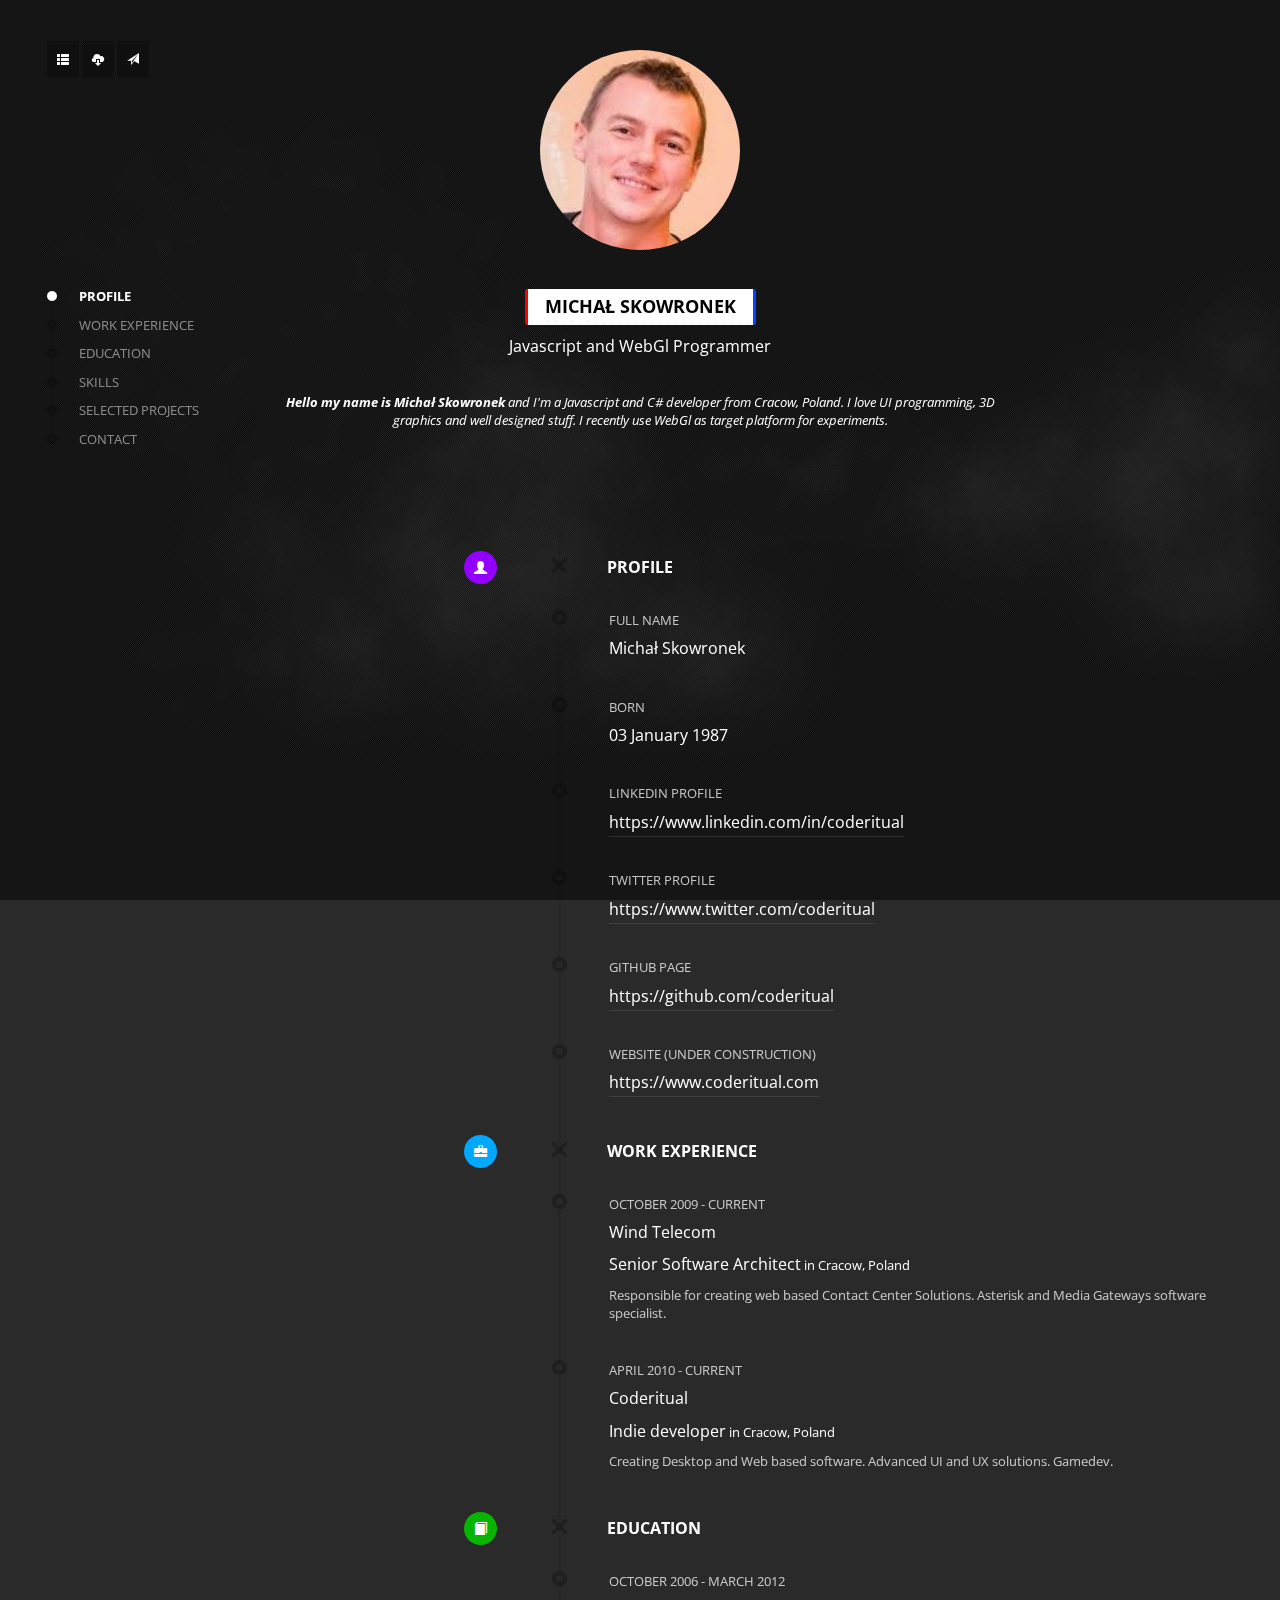
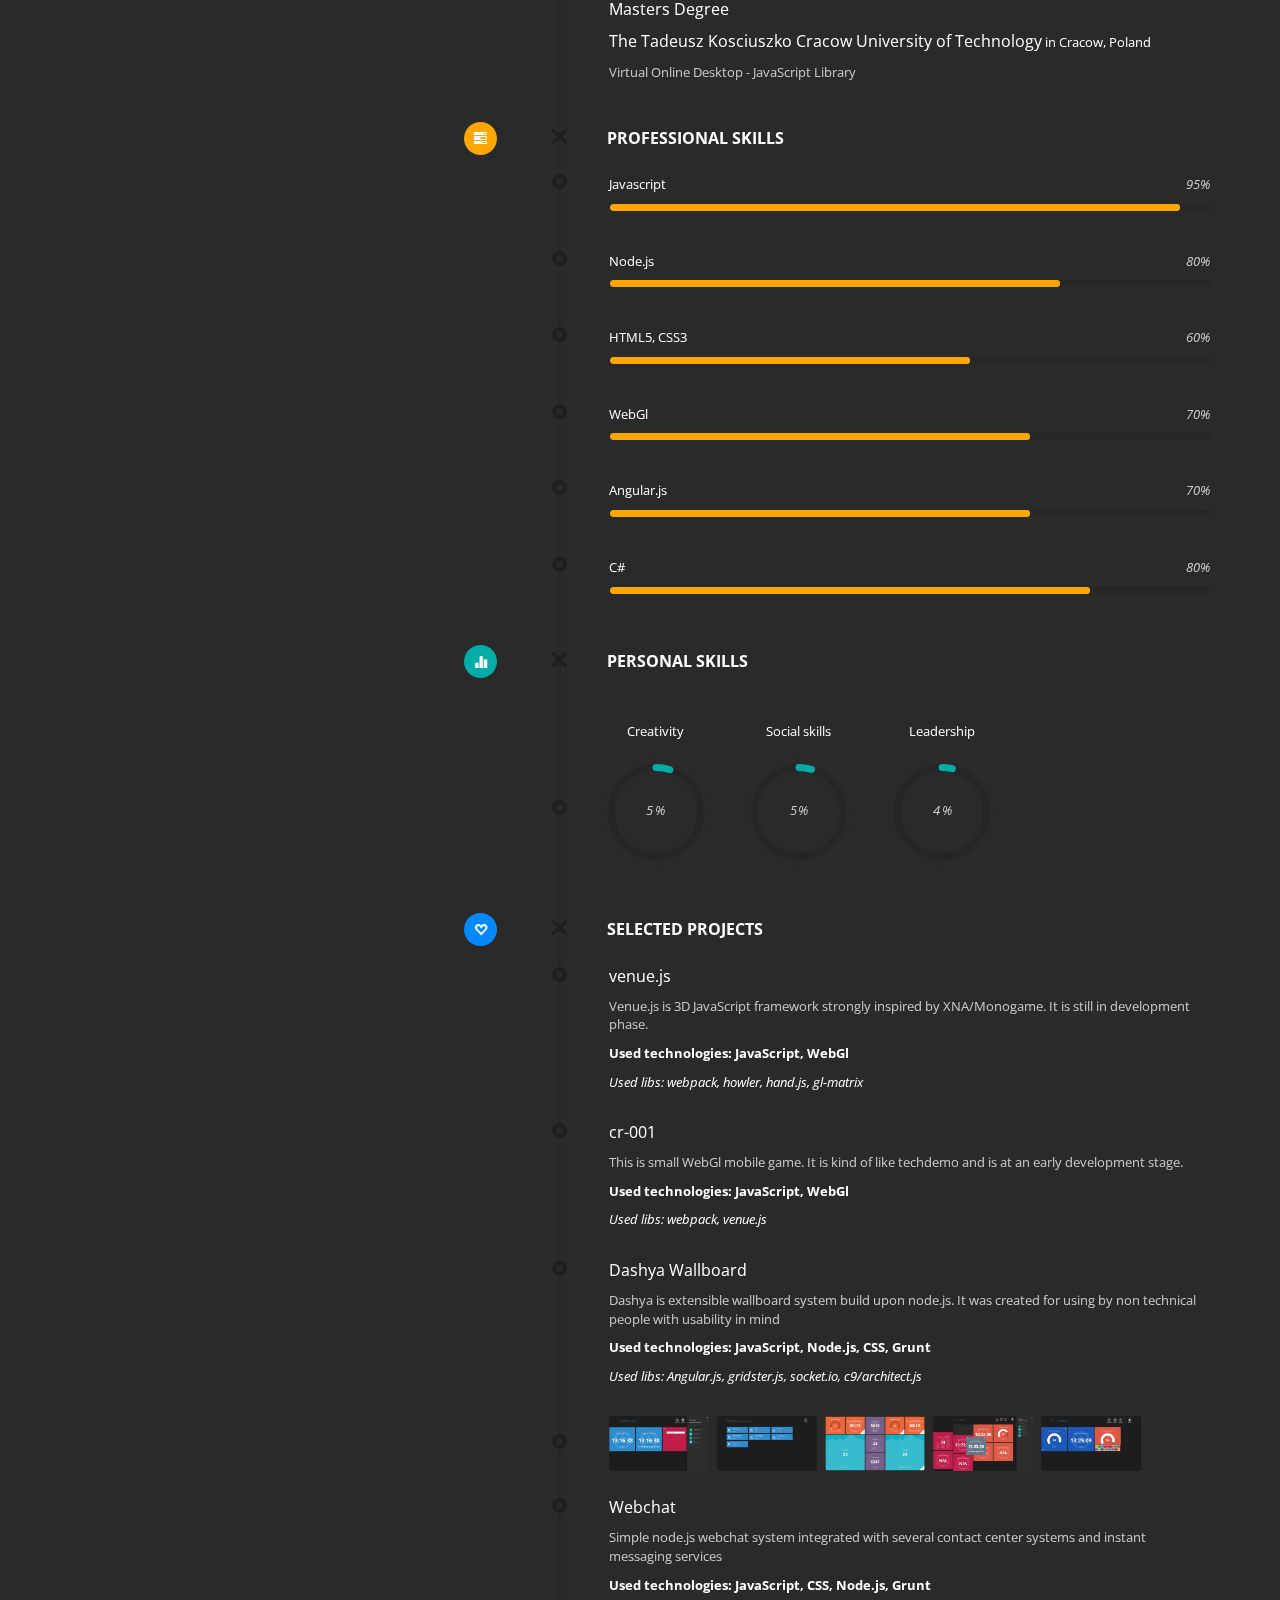
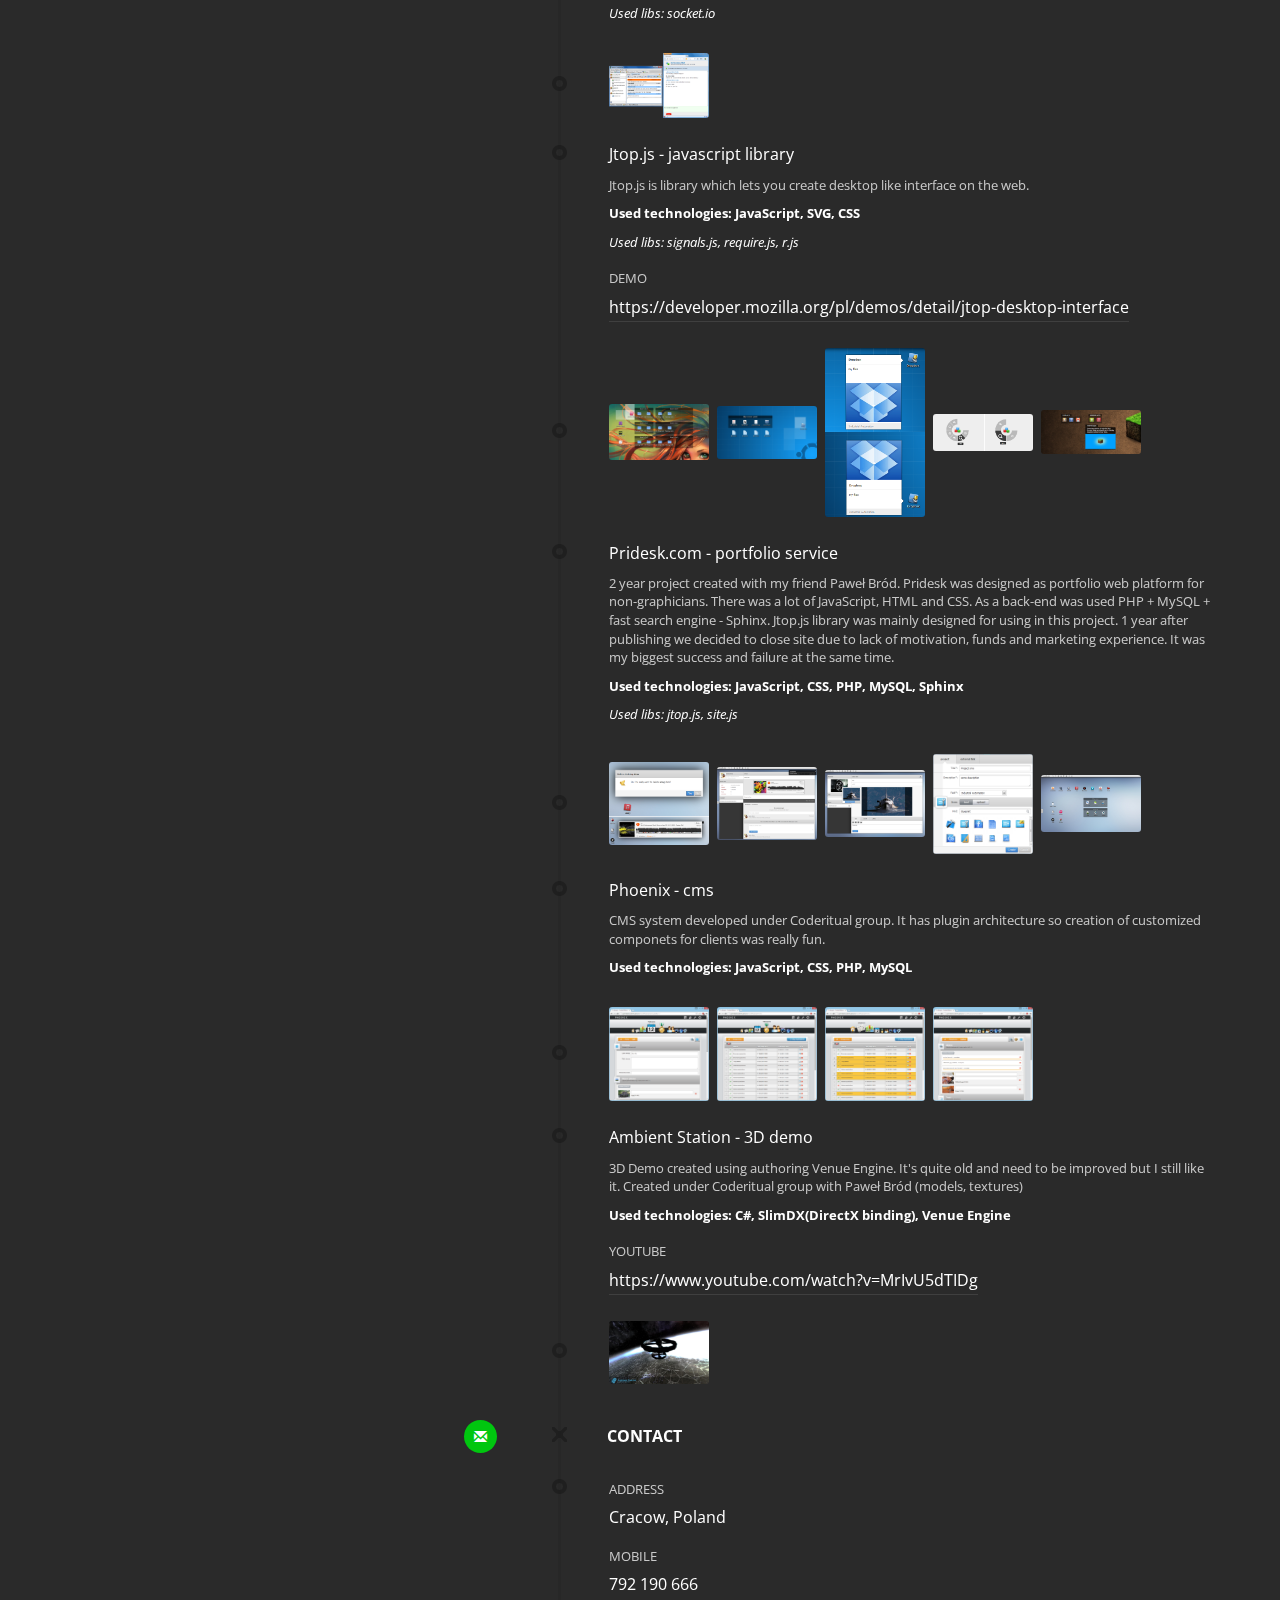
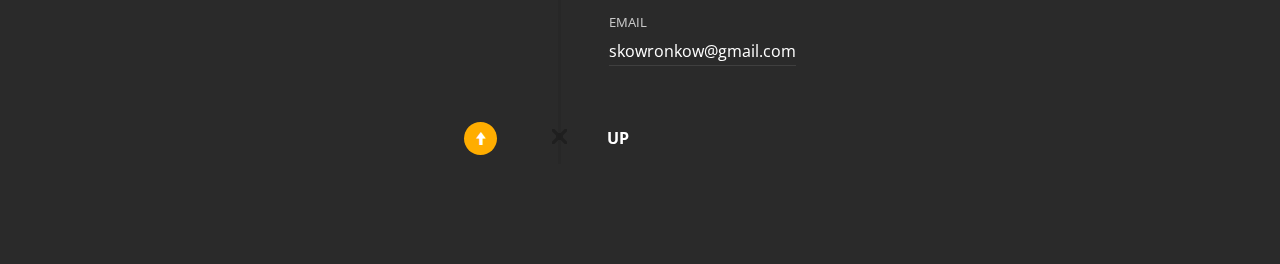
<file: sites/resume/index.html>
<!DOCTYPE html>

<!--[if lt IE 7 ]><html class="ie ie6" lang="en"> <![endif]-->
<!--[if IE 7 ]><html class="ie ie7" lang="en"> <![endif]-->
<!--[if IE 8 ]><html class="ie ie8" lang="en"> <![endif]-->
<!--[if (gte IE 9)|!(IE)]><!-->

<html class="not-ie" lang="en">
<!--<![endif]-->
    
<head>
<meta charset="utf-8">
<meta name="description" content="description" />
<meta name="keywords" content="keywords"/>
<meta name="author" content="BRKOR" />
<meta name="viewport" content="width=device-width, initial-scale=1, maximum-scale=1"/>
<title>Resume Timeline</title>

<!-- google web font-->
<link href='http://fonts.googleapis.com/css?family=Open+Sans:300italic,400italic,600italic,700italic,400,300,600,700' rel='stylesheet' type='text/css'>

<!-- style sheets-->
<link rel="stylesheet" media="all" href="css/bootstrap.css" type="text/css"/>
<link rel="stylesheet" media="all" href="css/custom.css" type="text/css"/>
<link rel="stylesheet" media="all" href="css/dark.css" type="text/css"/>

<!-- main jquery libraries / others are at the bottom-->
<script src="js/jquery.min.js" type="text/javascript"></script>
<script src="js/modernizr.js" type="text/javascript"></script>

</head>
<body>

<!-- Top icons -->
<div class="top-icons">
	<a class="top-menu hidden-xs hidden-sm" data-toggle="tooltip" data-placement="top" title="Menu toggle"><span class="glyphicon glyphicon-th-list"></span></a>
	<a href="data/cv_8.pdf" class="top-download-resume hidden-xs hidden-sm" data-toggle="tooltip" data-placement="top" title="Download resume"><span class="glyphicon glyphicon-cloud-download"></span></a>
	<a class="top-contact hidden-xs hidden-sm" data-toggle="tooltip" data-placement="top" title="Contact me"><span class="glyphicon glyphicon-send"></span></a>
</div>
<!-- end Top icons -->

<!-- Navigation -->
<nav id="spy" class="spy hidden-sm hidden-xs">
    <ul>
        <li class="active"><a href="#profile">Profile</a></li>
        <li><a href="#work-experience">Work experience</a></li>
        <li><a href="#education">Education</a></li>
        <li><a href="#professional-skills">Skills</a></li>
        <li><a href="#interests">Selected Projects</a></li>
        <li><a href="#contact">Contact</a></li>
    </ul>
</nav>
<!-- end Navigation -->
    
<!-- Navigation for small devices -->
<nav id="mini-nav" class="spy visible-sm visible-xs">
    <ul>
        <li class="dropdown">
            <a class="dropdown-toggle" data-toggle="dropdown">Menu</a>
            <ul class="dropdown-menu">
                <li class="active"><a href="#profile">Profile</a></li>
                <li><a href="#work-experience">Work experience</a></li>
                <li><a href="#education">Education</a></li>
                <li><a href="#professional-skills">Skills</a></li>
                <li><a href="#interests">Interests</a></li>
                <li><a href="#portfolio">Portfolio</a></li>
                <li><a href="#contact">Contact</a></li>
            </ul>
        </li>
      </ul>
</nav>
<!-- end Navigation for small devices -->
    
<!-- Header -->
<header id="header">
    <div class="container">
        <div class="row">
            <div class="col-sm-8 col-sm-offset-2 text-center">
                <img src="img/me.jpg" class="face" alt="">
                <hr class="empty">
                <p class="header-name">Michał Skowronek</p>
                <p class="header-title">Javascript and WebGl Programmer</p>
                <p class="header-subtitle"><b>Hello my name is Michał Skowronek</b> and I'm a Javascript and C# developer from Cracow, Poland. I love UI programming, 3D graphics and well designed stuff. I recently use WebGl as target platform for experiments. </p>
            </div>
        </div>
    </div>
</header>
<!-- end Header -->
	
<!-- Profile -->
<section id="profile" class="profile activate">
    <div class="container">
        <div class="row">
            <div class="col-sm-7 col-sm-offset-5">
                <ul>
                    <li class="title"><span class="glyphicon glyphicon-user"></span>Profile</li>
                    <li>
                        <span class="note">Full name</span>
                        <p><strong>Michał Skowronek</strong></p>
                    </li>
                    <li>
                        <span class="note">Born</span>
                        <p><strong>03 January 1987</strong></p>
                    </li>
                    
                    <li>
                        <span class="note">LinkedIn Profile</span>
                        <p><strong><a href="https://www.linkedin.com/in/coderitual">https://www.linkedin.com/in/coderitual</a></strong></p>
                    </li>
                    
                    <li>
                        <span class="note">Twitter Profile</span>
                        <p><strong><a href="https://www.twitter.com/coderitual">https://www.twitter.com/coderitual</a></strong></p>
                    </li>
                    <li>
                        <span class="note">Github Page</span>
                        <p><strong><a href="https://github.com/coderitual">https://github.com/coderitual</a></strong></p>
                    </li>
                    <li>
                        <span class="note">Website (under construction)</span>
                        <p><strong><a href="http://www.coderitual.com">https://www.coderitual.com</a></strong></p>
                    </li>
                </ul>
            </div>
        </div>
    </div>
</section>
<!-- end Profile -->

<!-- Work experience -->
<section id="work-experience" class="work-experience">
    <div class="container">
        <div class="row">
            <div class="col-sm-7 col-sm-offset-5">
                <ul>
                    <li class="title"><span class="glyphicon glyphicon-briefcase"></span>Work experience</li>
                    <li>
                        <span class="note">October 2009 - Current</span>
                        <p><strong>Wind Telecom</strong></p>
                        <p><strong>Senior Software Architect</strong> in Cracow, Poland</p>
                        <p class="description">Responsible for creating web based Contact Center Solutions. Asterisk and Media Gateways software specialist.</p>
                    </li>
                    <li>
                        <span class="note">April 2010 - Current</span>
                        <p><strong>Coderitual</strong></p>
                        <p><strong>Indie developer</strong> in Cracow, Poland</p>
                        <p class="description">Creating Desktop and Web based software. Advanced UI and UX solutions. Gamedev.</p>
                    </li>
                </ul>
            </div>
        </div>
    </div>
</section>
<!-- end Work experience -->
    
<!-- Education -->
<section id="education" class="education">
    <div class="container">
        <div class="row">
            <div class="col-sm-7 col-sm-offset-5">
                <ul>
                    <li class="title"><span class="glyphicon glyphicon-book"></span>Education</li>
                    <li>
                        <span class="note">October 2006 - March 2012</span>
                        <p><strong>Masters Degree</strong></p>
                        <p><strong>The Tadeusz Kosciuszko Cracow University of Technology</strong> in Cracow, Poland</p>
                        <p class="description">Virtual Online Desktop - JavaScript Library</p>
                    </li>
                </ul>
            </div>
        </div>
    </div>
</section>
<!-- end Education -->
    
<!-- Professional skills -->
<section id="professional-skills" class="professional-skills">
    <div class="container">
        <div class="row">
            <div class="col-sm-7 col-sm-offset-5">
                <ul>
                    <li class="title"><span class="glyphicon glyphicon-tasks"></span>Professional skills</li>
                    <li>
                        <p>Javascript<span class="annotation pull-right">95%</span></p>
                        <div class="progress">
                            <div class="progress-bar progress-bar-success" role="progressbar" aria-valuenow="95" aria-valuemin="0" aria-valuemax="100"></div>
                        </div>
                    </li>
                    <li>
                        <p>Node.js<span class="annotation pull-right">80%</span></p>
                        <div class="progress">
                            <div class="progress-bar progress-bar-success" role="progressbar" aria-valuenow="75" aria-valuemin="0" aria-valuemax="100"></div>
                        </div>
                    </li>
                    <li>
                        <p>HTML5, CSS3<span class="annotation pull-right">60%</span></p>
                        <div class="progress">
                            <div class="progress-bar progress-bar-success" role="progressbar" aria-valuenow="60" aria-valuemin="0" aria-valuemax="100"></div>
                        </div>
                    </li>
                    <li>
                        <p>WebGl<span class="annotation pull-right">70%</span></p>
                        <div class="progress">
                            <div class="progress-bar progress-bar-success" role="progressbar" aria-valuenow="70" aria-valuemin="0" aria-valuemax="100"></div>
                        </div>
                    </li>
                    <li>
                        <p>Angular.js<span class="annotation pull-right">70%</span></p>
                        <div class="progress">
                            <div class="progress-bar progress-bar-success" role="progressbar" aria-valuenow="70" aria-valuemin="0" aria-valuemax="100"></div>
                        </div>
                    </li>
                    <li>
                        <p>C#<span class="annotation pull-right">80%</span></p>
                        <div class="progress">
                            <div class="progress-bar progress-bar-success" role="progressbar" aria-valuenow="80" aria-valuemin="0" aria-valuemax="100"></div>
                        </div>
                    </li>
                    
                </ul>
            </div>
        </div>
    </div>
</section>
<!-- end Professional skills -->
    
<!-- Personal skills -->
<section id="personal-skills" class="personal-skills">
    <div class="container">
        <div class="row">
            <div class="col-sm-7 col-sm-offset-5">
                <ul>
                    <li class="title"><span class="glyphicon glyphicon-stats"></span>Personal skills</li>
                    <li>
                        <span class="chart" data-percent="95"><span class="skill">Creativity</span>
                            <span class="percent"></span>
                        </span>
                        <span class="chart" data-percent="85"><span class="skill">Social skills</span>
                            <span class="percent"></span>
                        </span>
                        <span class="chart" data-percent="70"><span class="skill">Leadership</span>
                            <span class="percent"></span>
                        </span>
                    </li>
                </ul>
            </div>
        </div>
    </div>
</section>
<!-- end Personal skills -->
    
<!-- Interests -->
<section id="interests" class="interests portfolio">
    <div class="container">
        <div class="row">
            <div class="col-sm-7 col-sm-offset-5">
                <ul>
                    <li class="title"><span class="glyphicon glyphicon-heart-empty"></span>Selected Projects</li>
                    <li>
                        <p><strong>venue.js</strong></p>
                        <p class="description">Venue.js is 3D JavaScript framework strongly inspired by XNA/Monogame. It is still in development phase.</p>
                        <p><b>Used technologies: JavaScript, WebGl</b></p>
                        <p><i>Used libs: webpack, howler, hand.js, gl-matrix</i></p>
                    </li>
                    <li>
                        <p><strong>cr-001</strong></p>
                        <p class="description">This is small WebGl mobile game. It is kind of like techdemo and is at an early development stage.</p>
                        <p><b>Used technologies: JavaScript, WebGl</b></p>
                        <p><i>Used libs: webpack, venue.js</i></p>
                    </li>
                    <li>
                        <p><strong>Dashya Wallboard</strong></p>
                        <p class="description">Dashya is extensible wallboard system build upon node.js. It was created for using by non technical people with usability in mind</p>
                        <p><b>Used technologies: JavaScript, Node.js, CSS, Grunt</b></p>
                        <p><i>Used libs: Angular.js, gridster.js, socket.io, c9/architect.js</i></p>
                    </li>
                    <li class="static">
                        <img src="img/dashya/1.png" alt="" data-toggle="modal" data-target="#modal-dashya-1">
                        <img src="img/dashya/2.png" alt="" data-toggle="modal" data-target="#modal-dashya-2">
                        <img src="img/dashya/3.png" alt="" data-toggle="modal" data-target="#modal-dashya-3">
                        <img src="img/dashya/4.png" alt="" data-toggle="modal" data-target="#modal-dashya-4">
                        <img src="img/dashya/5.png" alt="" data-toggle="modal" data-target="#modal-dashya-5">
                    </li>
                    
                    <li>
                        <p><strong>Webchat</strong></p>
                        <p class="description">Simple node.js webchat system integrated with several contact center systems and instant messaging services</p>
                        <p><b>Used technologies: JavaScript, CSS, Node.js, Grunt</b></p>
                        <p><i>Used libs: socket.io</i></p>
                    </li>
                     <li class="static">
                        <img src="img/webchat/1.png" alt="" data-toggle="modal" data-target="#modal-webchat-1">
                    </li>
                    <li>
                        <p><strong>Jtop.js - javascript library</strong></p>
                        <p class="description">Jtop.js is library which lets you create desktop like interface on the web. </p>
                        <p><b>Used technologies: JavaScript, SVG, CSS</b></p>
                        <p><i>Used libs: signals.js, require.js, r.js</i></p>
                        <span class="note">Demo</span>
                        <p><strong><a href="https://developer.mozilla.org/pl/demos/detail/jtop-desktop-interface">https://developer.mozilla.org/pl/demos/detail/jtop-desktop-interface</a></strong></p>
                    </li>
                    <li class="static">
                        <img src="img/jtop/1.png" alt="" data-toggle="modal" data-target="#modal-jtop-1">
                        <img src="img/jtop/2.png" alt="" data-toggle="modal" data-target="#modal-jtop-2">
                        <img src="img/jtop/3.png" alt="" data-toggle="modal" data-target="#modal-jtop-3">
                        <img src="img/jtop/4.png" alt="" data-toggle="modal" data-target="#modal-jtop-4">
                        <img src="img/jtop/5.png" alt="" data-toggle="modal" data-target="#modal-jtop-5">
                    </li>
                    <li>
                        <p><strong>Pridesk.com - portfolio service</strong></p>
                        <p class="description">2 year project created with my friend Paweł Bród. Pridesk was designed as portfolio web platform for non-graphicians. There was a lot of JavaScript, HTML and CSS. As a back-end was used PHP + MySQL + fast search engine - Sphinx. Jtop.js library was mainly designed for using in this project. 1 year after publishing we decided to close site due to lack of motivation, funds and marketing experience. It was my biggest success and failure at the same time.</p>
                        <p><b>Used technologies: JavaScript, CSS, PHP, MySQL, Sphinx</b></p>
                        <p><i>Used libs: jtop.js, site.js</i></p>
                    </li>
                    <li class="static">
                        <img src="img/pridesk/1.png" alt="" data-toggle="modal" data-target="#modal-pridesk-1">
                        <img src="img/pridesk/2.png" alt="" data-toggle="modal" data-target="#modal-pridesk-2">
                        <img src="img/pridesk/3.png" alt="" data-toggle="modal" data-target="#modal-pridesk-3">
                        <img src="img/pridesk/4.png" alt="" data-toggle="modal" data-target="#modal-pridesk-4">
                        <img src="img/pridesk/5.png" alt="" data-toggle="modal" data-target="#modal-pridesk-5">
                    </li>
                 
                    <li>
                        <p><strong>Phoenix - cms</strong></p>
                        <p class="description">CMS system developed under Coderitual group. It has plugin architecture so creation of customized componets for clients was really fun.</p>
                        <p><b>Used technologies: JavaScript, CSS, PHP, MySQL</b></p>
                        
                    </li>
                    <li class="static">
                        <img src="img/phoenix/1.png" alt="" data-toggle="modal" data-target="#modal-phoenix-1">
                        <img src="img/phoenix/2.png" alt="" data-toggle="modal" data-target="#modal-phoenix-2">
                        <img src="img/phoenix/3.png" alt="" data-toggle="modal" data-target="#modal-phoenix-3">
                        <img src="img/phoenix/5.png" alt="" data-toggle="modal" data-target="#modal-phoenix-4">
                    </li>
                     <li>
                        <p><strong>Ambient Station - 3D demo</strong></p>
                        <p class="description">3D Demo created using authoring Venue Engine. It's quite old and need to be improved but I still like it. Created under Coderitual group with Paweł Bród (models, textures)</p>
                        <p><b>Used technologies: C#, SlimDX(DirectX binding), Venue Engine</b></p>
                         <span class="note">Youtube</span>
                        <p><strong><a href="https://www.youtube.com/watch?v=MrIvU5dTIDg">https://www.youtube.com/watch?v=MrIvU5dTIDg</a></strong></p>
                    </li>
                    <li class="static">
                        <img src="img/as/1.jpg" alt="" data-toggle="modal" data-target="#modal-as-1">
                    </li>
                </ul>
            </div>
        </div>
    </div>
</section>
<!-- end Interests -->
    
<!-- Portfolio -->
<!--
<section id="portfolio" class="portfolio">
    <div class="container">
        <div class="row">
            <div class="col-sm-7 col-sm-offset-5">
                <ul>
                    <li class="title"><span class="glyphicon glyphicon-eye-open"></span>Projects Gallery</li>
                    <li class="static">
                        <img src="img/jtop/jtop1.png" alt="" data-toggle="modal" data-target="#modal1">
                    </li>
                </ul>
            </div>
        </div>
    </div>
</section>
-->
<!-- end Portfolio -->
    
<!-- Modal - dashya in zoom-->
<div id="modal-dashya-1" class="modal fade" tabindex="-1" role="dialog" aria-labelledby="modal1" aria-hidden="true">
    <div class="modal-dialog modal-lg">
        <div class="modal-box">
            <img src="img/dashya/1.png" alt="" class="img-responsive">
        </div>
    </div>
</div>

<div id="modal-dashya-2" class="modal fade" tabindex="-1" role="dialog" aria-labelledby="modal1" aria-hidden="true">
    <div class="modal-dialog modal-lg">
        <div class="modal-box">
            <img src="img/dashya/2.png" alt="" class="img-responsive">
        </div>
    </div>
</div>

<div id="modal-dashya-3" class="modal fade" tabindex="-1" role="dialog" aria-labelledby="modal1" aria-hidden="true">
    <div class="modal-dialog modal-lg">
        <div class="modal-box">
            <img src="img/dashya/3.png" alt="" class="img-responsive">
        </div>
    </div>
</div>

<div id="modal-dashya-4" class="modal fade" tabindex="-1" role="dialog" aria-labelledby="modal1" aria-hidden="true">
    <div class="modal-dialog modal-lg">
        <div class="modal-box">
            <img src="img/dashya/4.png" alt="" class="img-responsive">
        </div>
    </div>
</div>

<div id="modal-dashya-5" class="modal fade" tabindex="-1" role="dialog" aria-labelledby="modal1" aria-hidden="true">
    <div class="modal-dialog modal-lg">
        <div class="modal-box">
            <img src="img/dashya/5.png" alt="" class="img-responsive">
        </div>
    </div>
</div>

<!-- end Modal - photos in zoom--> 

<!-- Modal - webchat in zoom-->
<div id="modal-webchat-1" class="modal fade" tabindex="-1" role="dialog" aria-labelledby="modal1" aria-hidden="true">
    <div class="modal-dialog modal-lg">
        <div class="modal-box">
            <img src="img/webchat/1.png" alt="" class="img-responsive">
        </div>
    </div>
</div>
<!-- end Modal - photos in zoom-->

<!-- Modal - jtop in zoom-->
<div id="modal-jtop-1" class="modal fade" tabindex="-1" role="dialog" aria-labelledby="modal1" aria-hidden="true">
    <div class="modal-dialog modal-lg">
        <div class="modal-box">
            <img src="img/jtop/1.png" alt="" class="img-responsive">
        </div>
    </div>
</div>

<div id="modal-jtop-2" class="modal fade" tabindex="-1" role="dialog" aria-labelledby="modal1" aria-hidden="true">
    <div class="modal-dialog modal-lg">
        <div class="modal-box">
            <img src="img/jtop/2.png" alt="" class="img-responsive">
        </div>
    </div>
</div>

<div id="modal-jtop-3" class="modal fade" tabindex="-1" role="dialog" aria-labelledby="modal1" aria-hidden="true">
    <div class="modal-dialog modal-lg">
        <div class="modal-box">
            <img src="img/jtop/3.png" alt="" class="img-responsive">
        </div>
    </div>
</div>

<div id="modal-jtop-4" class="modal fade" tabindex="-1" role="dialog" aria-labelledby="modal1" aria-hidden="true">
    <div class="modal-dialog modal-lg">
        <div class="modal-box">
            <img src="img/jtop/4.png" alt="" class="img-responsive">
        </div>
    </div>
</div>

<div id="modal-jtop-5" class="modal fade" tabindex="-1" role="dialog" aria-labelledby="modal1" aria-hidden="true">
    <div class="modal-dialog modal-lg">
        <div class="modal-box">
            <img src="img/jtop/5.png" alt="" class="img-responsive">
        </div>
    </div>
</div>

<div id="modal-jtop-6" class="modal fade" tabindex="-1" role="dialog" aria-labelledby="modal1" aria-hidden="true">
    <div class="modal-dialog modal-lg">
        <div class="modal-box">
            <img src="img/jtop/6.png" alt="" class="img-responsive">
        </div>
    </div>
</div>

<!-- end Modal - photos in zoom-->   

<!-- Modal - pridesk in zoom-->
<div id="modal-pridesk-1" class="modal fade" tabindex="-1" role="dialog" aria-labelledby="modal1" aria-hidden="true">
    <div class="modal-dialog modal-lg">
        <div class="modal-box">
            <img src="img/pridesk/1.png" alt="" class="img-responsive">
        </div>
    </div>
</div>

<div id="modal-pridesk-2" class="modal fade" tabindex="-1" role="dialog" aria-labelledby="modal1" aria-hidden="true">
    <div class="modal-dialog modal-lg">
        <div class="modal-box">
            <img src="img/pridesk/2.png" alt="" class="img-responsive">
        </div>
    </div>
</div>

<div id="modal-pridesk-3" class="modal fade" tabindex="-1" role="dialog" aria-labelledby="modal1" aria-hidden="true">
    <div class="modal-dialog modal-lg">
        <div class="modal-box">
            <img src="img/pridesk/3.png" alt="" class="img-responsive">
        </div>
    </div>
</div>

<div id="modal-pridesk-4" class="modal fade" tabindex="-1" role="dialog" aria-labelledby="modal1" aria-hidden="true">
    <div class="modal-dialog modal-lg">
        <div class="modal-box">
            <img src="img/pridesk/4.png" alt="" class="img-responsive">
        </div>
    </div>
</div>

<div id="modal-pridesk-5" class="modal fade" tabindex="-1" role="dialog" aria-labelledby="modal1" aria-hidden="true">
    <div class="modal-dialog modal-lg">
        <div class="modal-box">
            <img src="img/pridesk/5.png" alt="" class="img-responsive">
        </div>
    </div>
</div>

<!-- end Modal - photos in zoom-->   
   
<!-- Modal - phoenix in zoom-->
<div id="modal-phoenix-1" class="modal fade" tabindex="-1" role="dialog" aria-labelledby="modal1" aria-hidden="true">
    <div class="modal-dialog modal-lg">
        <div class="modal-box">
            <img src="img/phoenix/1.png" alt="" class="img-responsive">
        </div>
    </div>
</div>

<div id="modal-phoenix-2" class="modal fade" tabindex="-1" role="dialog" aria-labelledby="modal1" aria-hidden="true">
    <div class="modal-dialog modal-lg">
        <div class="modal-box">
            <img src="img/phoenix/2.png" alt="" class="img-responsive">
        </div>
    </div>
</div>

<div id="modal-phoenix-3" class="modal fade" tabindex="-1" role="dialog" aria-labelledby="modal1" aria-hidden="true">
    <div class="modal-dialog modal-lg">
        <div class="modal-box">
            <img src="img/phoenix/3.png" alt="" class="img-responsive">
        </div>
    </div>
</div>

<div id="modal-phoenix-4" class="modal fade" tabindex="-1" role="dialog" aria-labelledby="modal1" aria-hidden="true">
    <div class="modal-dialog modal-lg">
        <div class="modal-box">
            <img src="img/phoenix/5.png" alt="" class="img-responsive">
        </div>
    </div>
</div>
<!-- end Modal - photos in zoom-->

<!-- Modal - as in zoom-->
<div id="modal-as-1" class="modal fade" tabindex="-1" role="dialog" aria-labelledby="modal1" aria-hidden="true">
    <div class="modal-dialog modal-lg">
        <div class="modal-box">
            <img src="img/as/1.jpg" alt="" class="img-responsive">
        </div>
    </div>
</div>
<!-- end Modal - photos in zoom-->
    
<!-- Contact -->
<section id="contact" class="contact">
    <div class="container">
        <div class="row">
            <div class="col-sm-7 col-sm-offset-5">
                <ul>
                    <li class="title"><span class="glyphicon glyphicon-envelope"></span>Contact</li>
                    <li class="static">
                        <span class="note">Address</span>
                        <p><strong>Cracow, Poland</strong></p>
                        <span class="note">Mobile</span>
                        <p><strong>792 190 666</strong></p>
                        <span class="note">Email</span>
                        <p><strong><a href="#">skowronkow@gmail.com</a></strong></p>
                        <hr class="empty">
                      
                    </li>
                    <li class="title up"><span class="glyphicon glyphicon-arrow-up"></span>Up</li>
                </ul>
            </div>
        </div>
    </div>
</section>
<!-- end Contact -->

<!-- Java Script -->
<!-- Placed at the end of the document so the pages load faster -->
<script src="js/bootstrap.min.js"></script>
<script src="js/bootstrap-progressbar.js"></script>
<script src="js/spy.js"></script>
<script src="js/scripts.js"></script>
<!-- Charts -->
<script src="js/jquery.easypiechart.js"></script>
<script src="js/chart.js"></script>

</body>
</html>
</file>
<file: sites/resume/css/custom.css>
/* ------------------------------------------------------------- */
/* ---------------------------BRKOR----------------------------- */
/* ------------------------------------------------------------- */

/* General Styles ---------------------------------------------- */

body {
    background: url('../img/bg.png');
    background-position: top center;
    background-attachment: fixed;
    background-color: #fff;
    color: #000;
    font-family: 'Open Sans', sans-serif;
    font-size: 13px;
	overflow-x: hidden;
}

header {
	margin-top: 50px;
}

a {
    color: #000;
    text-decoration: none;
    outline: none;
    outline-offset: 0;
    padding-bottom: 3px;
    border-bottom: 1px solid rgba(0, 0, 0, 0.1);
    -webkit-transition: all .3s ease;
    -moz-transition: all .3s ease;
    transition: all .3s ease;
}

a:hover, 
a:active, 
a:focus {
    color: #000;
    text-decoration: none;
    outline: none;
    outline-offset: 0;
    border-bottom: 1px solid #000;
}


h1, h2, h3, h4, h5, h6, .h1, .h2, .h3, .h4, .h5, .h6 {
    font-family: 'Segoe UI', 'Open Sans', sans-serif;    
}

.col-xs-1, .col-sm-1, .col-md-1, .col-lg-1, .col-xs-2, .col-sm-2, .col-md-2, .col-lg-2, .col-xs-3, .col-sm-3, .col-md-3, .col-lg-3, .col-xs-4, .col-sm-4, .col-md-4, .col-lg-4, .col-xs-5, .col-sm-5, .col-md-5, .col-lg-5, .col-xs-6, .col-sm-6, .col-md-6, .col-lg-6, .col-xs-7, .col-sm-7, .col-md-7, .col-lg-7, .col-xs-8, .col-sm-8, .col-md-8, .col-lg-8, .col-xs-9, .col-sm-9, .col-md-9, .col-lg-9, .col-xs-10, .col-sm-10, .col-md-10, .col-lg-10, .col-xs-11, .col-sm-11, .col-md-11, .col-lg-11, .col-xs-12, .col-sm-12, .col-md-12, .col-lg-12 {
    padding-right: 15px;
    padding-left: 15px;
}

.title {
    font-size: larger;
    font-weight: bold;
    text-transform: uppercase;
    padding-left: 0px;
}

.title:hover {
    padding-left: 0px !important;
}

.title .glyphicon {
    background-color: rgba(0, 0, 0, 0.75);
    color: #fff;
    left: -110px;
    padding: 10px;
    -webkit-border-radius: 20px;
    -moz-border-radius: 20px;
    border-radius: 20px;
    font-size: smaller;
}

hr {
    margin-top: 10px;
    margin-bottom: 15px;
    border: 0;
    border-top: 3px solid rgba(0, 0, 0, 0.1);
}

hr.empty {
    padding: 7px 0;
    border: 0;
}

strong {
    font-size: larger;
    font-weight: normal;
}


.progress {
    background-color: rgba(0, 0, 0, 0.05);
    height: 7px;
    margin-left: 9px;
    -webkit-border-radius: 3px;
    -moz-border-radius: 3px;
    border-radius: 3px;
}

.progress-bar {
    width: 0;
    -webkit-border-radius: 3px;
    -moz-border-radius: 3px;
    border-radius: 3px;
    -webkit-box-shadow: none;
    -moz-box-shadow: none;
    box-shadow: none;
    -webkit-transition: width 3s ease;
    -moz-transition: width 3s ease;
    transition: width 3s ease;
}

.progress-bar-success {
    background-color: #ffa700;
}

.annotation {
    float: right;
    opacity: .75;
    font-style: italic;
}

.chart {
    position: relative;
    display: inline-block;
    width: 110px;
    height: 110px;
    margin-top: 25px;
    margin-bottom: 50px;
    margin-right: 5%;
    text-align: center;
}

.chart canvas {
    position: absolute;
    top: 35px;
    left: 0;
}

.percent {
    display: inline-block;
    line-height: 140px;
    z-index: 2;
    opacity: .75;
    font-style: italic;
}

.percent:after {
    content: '%';
    margin-left: 0.1em;
}

.skill {
    display: block;
}

ul {
    padding: 10px 0 0 13px;
    margin: 0;
    border-left: 3px solid rgba(0, 0, 0, 0.05);
}


ul li {
    list-style-image: url('../img/list-style.png');
    padding: 10px 0 10px 27px;
    -webkit-transition: all .3s ease;
    -moz-transition: all .3s ease;
    transition: all .3s ease;
}

ul li:hover {
    list-style-image: url('../img/list-style-on.png');
    padding-left: 40px !important;
}

.static:hover {
    padding-left: 27px !important;
}

ul li p {
    padding-left: 8px;
}

ul .note {
    display: inline-block;
    margin: 8px;
    opacity: .75;
    text-transform: uppercase;
}

ul .description {
    opacity: .75;
}

.title {
    list-style-image: url('../img/ls.png') !important;
}

.title:hover {
    padding-left: 0px !important;
}

/* Top icons ------------------------------------------------- */

.top-icons {
	position: fixed;
    top: 50px;
    left: 47px;
	width: 100%;
}

.top-menu {
    background-color: rgba(0, 0, 0, 0.25);
    color: #fff;
    padding: 10px;
    font-size: 12px;
    -webkit-border-radius: 3px;
    -moz-border-radius: 3px;
    border-radius: 3px;
    border-bottom: 0;
    cursor: pointer;
    -webkit-transition: all .3s ease;
    -moz-transition: all .3s ease;
    transition: all .3s ease;
}

.top-menu:hover {
    background-color: #00ce08;
    color: #fff;
    border-bottom: 0;
}

.top-download-resume {
    background-color: rgba(0, 0, 0, 0.25);
    color: #fff;
    padding: 10px;
    font-size: 12px;
    -webkit-border-radius: 3px;
    -moz-border-radius: 3px;
    border-radius: 3px;
    border-bottom: 0;
    -webkit-transition: all .3s ease;
    -moz-transition: all .3s ease;
    transition: all .3s ease;
}

.top-download-resume:hover {
    background-color: #0093ff;
    color: #fff;
    border-bottom: 0;
}

.top-contact {
    background-color: rgba(0, 0, 0, 0.25);
    color: #fff;
    padding: 10px;
    font-size: 12px;
    -webkit-border-radius: 3px;
    -moz-border-radius: 3px;
    border-radius: 3px;
    border-bottom: 0;
    cursor: pointer;
    -webkit-transition: all .3s ease;
    -moz-transition: all .3s ease;
    transition: all .3s ease;
}

.top-contact:hover {
    background-color: #ff003b;
    color: #fff;
    border-bottom: 0;
}

/* Nav ------------------------------------------------- */

nav {
    position: fixed;
    top: 33%;
    left: 50px;
    z-index: 999;
}

nav ul {
    padding: 10px 0 0 10px;
    margin: 0px;
    border-left: 4px solid rgba(0, 0, 0, 0.05);
}

nav ul li:first-child {
    margin-top: -25px;
}

nav ul li {
    list-style-image: url('../img/list-style-nav.png');
    padding: 5px 15px;
    font-size: 13px;
    text-transform: uppercase;
    cursor: pointer;
    -webkit-transition: all .3s ease;
    -moz-transition: all .3s ease;
    transition: all .3s ease;
}

nav ul li:hover {
    list-style-image: url('../img/list-style-nav-on.png');
    padding-left: 25px !important;
    color: #000;
}

nav ul li:hover a {
    color: #000;
}

nav ul li.active {
    list-style-image: url('../img/list-style-nav-on.png');
    color: #000;
}

nav a {
    border-bottom: 0;
}

nav a:hover, 
nav a:active, 
nav a:focus {
    border-bottom: 0;
}

nav li a {
    border-bottom: 0;
    color: rgba(0, 0, 0, 0.5);
}

nav .active a {
    color: #000;
    font-weight: bold;
}

#mini-nav {
    background-color: #fff;
    position: fixed;
    width: 100%;
    top: 0;
    left: 0;
    text-align: center;
    font-weight: bold;
}

#mini-nav ul {
    width: 100%;
    border: 0;
    padding: 7px 0 10px 0;
    
}

#mini-nav ul li {
    list-style-image: none;
    padding: 0 !important;
}

#mini-nav ul li:first-child {
    margin-top: 0;
}

#mini-nav .dropdown-menu {
    margin: 0;
    font-size: 14px;
    list-style: none;
    background-color: #fff;
    border: 0;
    border-radius: 0;
    -webkit-box-shadow: none;
    box-shadow: none;
}

.dropdown-menu > .active > a, 
.dropdown-menu > .active > a:hover, 
.dropdown-menu > .active > a:focus {
    background-color: #000;
}

/* Header ------------------------------------------------- */

.face {
    height: 200px;
    width: 200px;
    border-radius: 50%;
}

.header-name {
    background-color: #000;
    padding: 5px 17px;
    display: inline-block;
    color: #fff;
    font-size: 18px;
    font-weight: 700;
    text-transform: uppercase;
    -webkit-border-radius: 3px;
    -moz-border-radius: 3px;
    border-radius: 3px;
    border-left: 3px solid #f00;
    border-right: 3px solid #0045ff;
}

.header-title {
    font-size: 16px;
}

.header-subtitle {
    padding-top: 25px;
    font-style: italic;
    margin-bottom: 100px;
}

/* Profile ------------------------------------------------- */

.profile .title .glyphicon{
    background-color: #9300ff;
}

/* Work experience ------------------------------------------------- */

.work-experience .title .glyphicon{
    background-color: #00a7ff;
}

/* Education ------------------------------------------------- */

.education .title .glyphicon{
    background-color: #07b500;
}

/* Professional skills ------------------------------------------------- */

.professional-skills .title .glyphicon{
    background-color: #ffa700;
}

/* Personal skills ------------------------------------------------- */

.personal-skills .title .glyphicon{
    background-color: #00aca5;
}

/* Interests ------------------------------------------------- */

.interests .title .glyphicon{
    background-color: #f00;
}

/* Portfolio ------------------------------------------------ */

.portfolio .title .glyphicon{
    background-color: #0089ff;
}

.portfolio img {
    width: 100px;
    margin-right: 5px;
    margin-bottom: 5px;
    -webkit-border-radius: 3px;
    -moz-border-radius: 3px;
    border-radius: 3px;
    cursor: pointer;
    -webkit-transition: all .3s ease;
    -moz-transition: all .3s ease;
    transition: all .3s ease;
}

.portfolio img:hover {
    opacity: .75;
}

.portfolio img:first-child {
    margin-left: 8px;
}

.dismiss {
    position: relative;
    background-color: rgba(0, 0, 0, 0.25);
    top: -4px;
    left: 100%;
    color: #fff;
    padding: 5px 7px;
    -webkit-border-radius: 3px;
    -moz-border-radius: 3px;
    border-radius: 3px;
    border-bottom: 0 !important;
    z-index: -1;
    -webkit-transition: all 0.3s ease;
    -moz-transition: all 0.3s ease;
    transition: all 0.3s ease;
}

.dismiss:hover {
    background-color: #fff;
}

.modal {
	text-align: center;
}

.modal img {
    -webkit-border-radius: 3px;
    -moz-border-radius: 3px;
    border-radius: 3px;
}

/* Contact Form ------------------------------------------------ */

.contact .title .glyphicon{
    background-color: #00c60f;
}

.contact ul li:hover {
    padding-left: 27px;
}

form {
    margin-left: 9px;
}

.contact-on {
    position: fixed;
    bottom: 50px;
    background: #202020;
    height: auto;
    width: 100%;
    padding-top: 35px;
    padding-bottom: 25px;
    z-index: 999;
    display: none;
}

.form-control {
    display: block;
    width: 100%;
    height: 35px;
    padding: 6px 15px;
    font-size: 12px;
    color: #000;
    background-color: rgba(255, 255, 255, 0.75);
    background-image: none;
    border: 0;
    border-bottom: 1px solid rgba(0, 0, 0, 0.1);
    -webkit-border-radius: 3px;
    -moz-border-radius: 3px;
    border-radius: 3px;
    -webkit-box-shadow: none;
    -moz-box-shadow: none;
    box-shadow: none;
}

.form-control:focus {
    border: 0;
    background-color: #fff;
    color: #000;
}

textarea.form-control {
    height: 85px;
    resize: none;
}

.input-group-addon {
    color: #000;
    background-color: rgba(0, 0, 0, 0.05);
    border: 0;
    border-bottom: 1px solid rgba(0, 0, 0, 0.1);
    -webkit-border-radius: 3px;
    -moz-border-radius: 3px;
    border-radius: 3px;
}

form .glyphicon {
    opacity: .25;
}

.btn-success {
    font-size: 12px;
    color: #000;
    background-color: rgba(255, 255, 255, 0.5);
    border-color: rgba(0, 0, 0, 0.1);
    -webkit-border-radius: 3px;
    -moz-border-radius: 3px;
    border-radius: 3px;
    -webkit-transition: all .3s ease;
    -moz-transition: all .3s ease;
    transition: all .3s ease;
}

.btn .glyphicon {
    margin-right: 7px;
    opacity: 1;
}

.btn-success:hover, 
.btn-success:focus, 
.btn-success:active, 
.btn-success.active {
    color: #fff;
    background-color: #15b900;
    border-color: rgba(0, 0, 0, 0.1);
}

/* Up ------------------------------------------------ */

.contact .title.up .glyphicon{
    background-color: #ffad00;
}

.up {
	margin-bottom: 100px;
    cursor: pointer;
}
</file>
<file: sites/resume/css/dark.css>
/* ------------------------------------------------------------- */
/* ---------------------------BRKOR----------------------------- */
/* ------------------------------------------------------------- */
/* ------------------------ Dark theme ------------------------- */

body {
    background: url('../img/bg-dark.png');
    background-position: top center;
    background-attachment: fixed;
    background-color: #2a2a2a;
    color: #fff;
}

a {
    color: #fff;
    border-bottom: 1px solid rgba(255, 255, 255, 0.1);
}

a:hover, 
a:active, 
a:focus {
    color: #fff;
    border-bottom: 1px solid #fff;
}

nav ul {
    border-left: 4px solid rgba(0, 0, 0, 0.05);
}


nav ul li {
    list-style-image: url('../img/list-style-nav.png');
}

nav ul li:hover {
    list-style-image: url('../img/list-style-nav-white-on.png');
    color: #fff;
}

nav ul li:hover a {
    color: #fff;
}

nav ul li.active {
    list-style-image: url('../img/list-style-nav-white-on.png');
    color: #fff;
}

nav li a {
    border-bottom: 0;
    color: rgba(255, 255, 255, 0.5);
}

nav .active a {
    color: #fff;
}

.header-name {
    background-color: #fff;
    color: #000;
}

.dismiss:hover {
    color: #000;
}

.form-control {
    color: #fff;
    background-color: rgba(0, 0, 0, 0.5);
    border-bottom: 1px solid rgba(255, 255, 255, 0.1);
}

.input-group-addon {
    background-color: rgba(255, 255, 255, 0.05);
    color: #fff;
}

.btn-success {
    color: #fff;
    background-color: rgba(0, 0, 0, 0.5);
}
</file>
